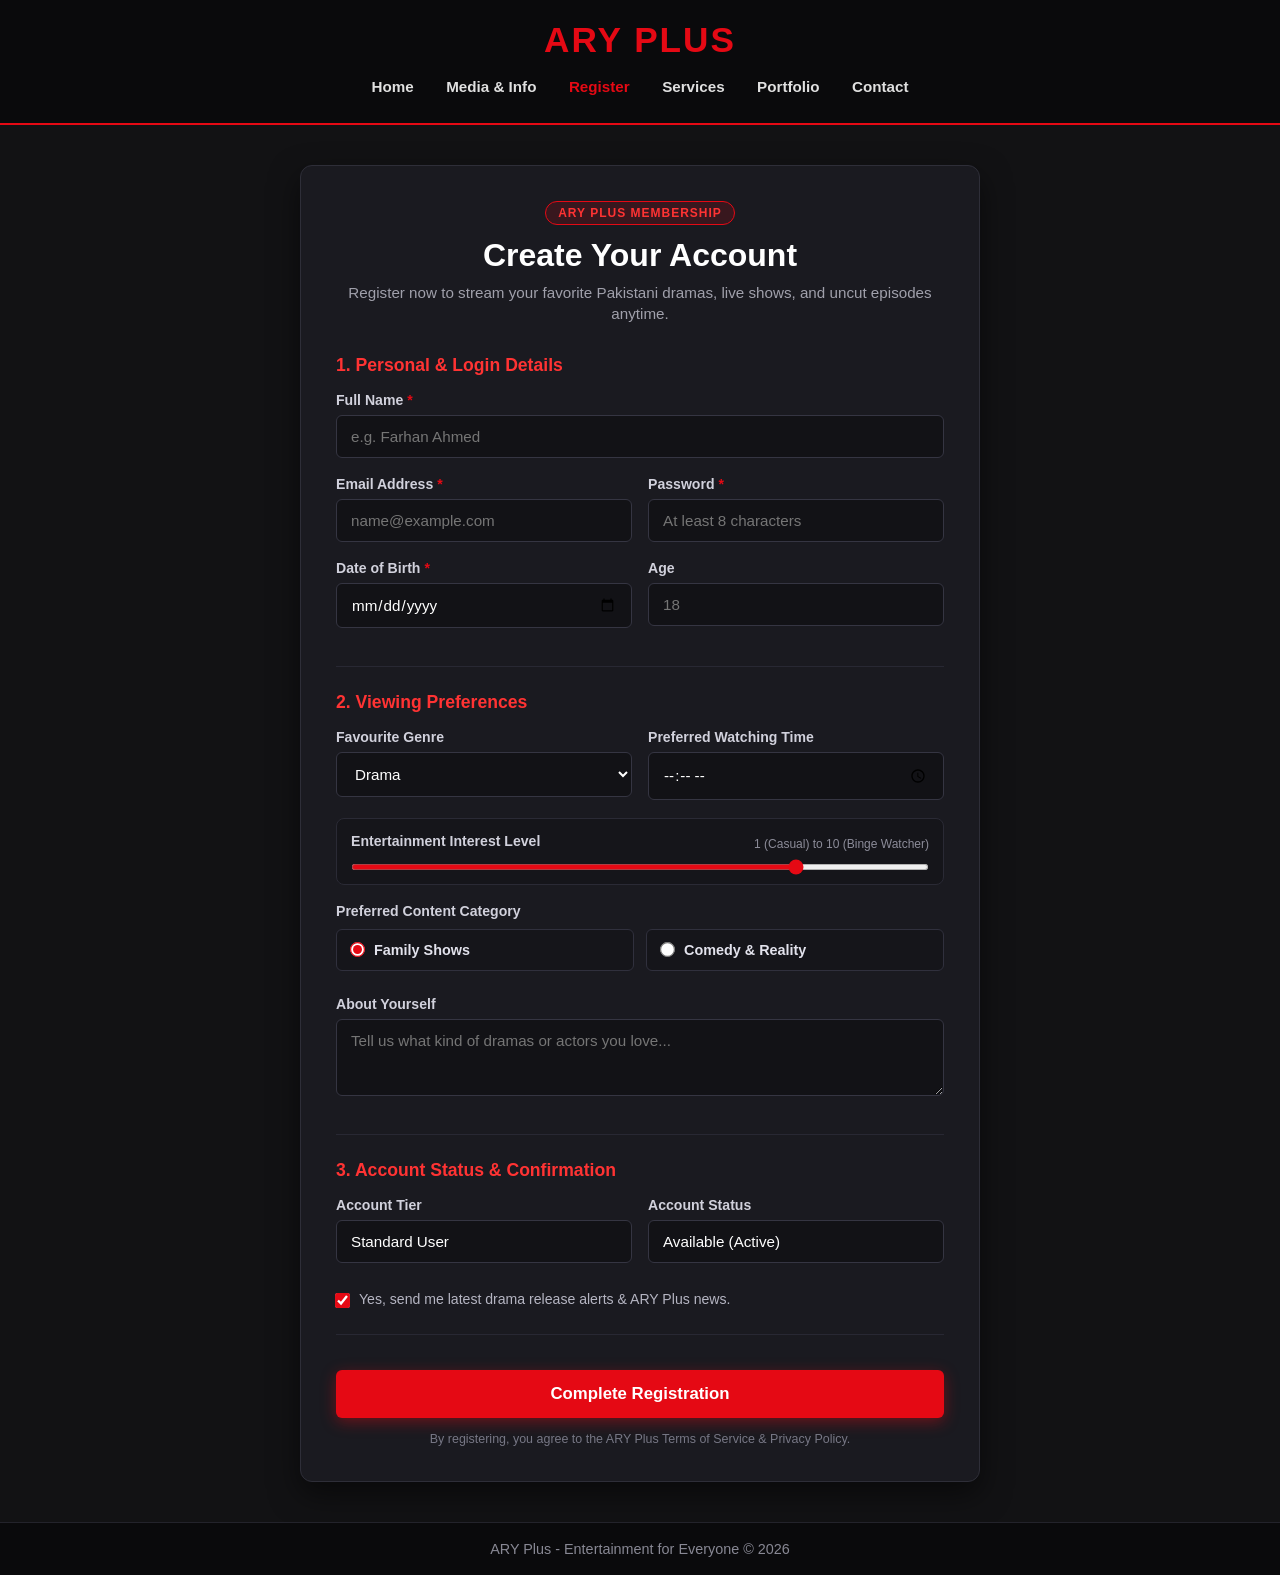
<file: register.html>
<!DOCTYPE html>
<html lang="en">
<head>
    <meta charset="UTF-8">
    <meta name="viewport" content="width=device-width, initial-scale=1.0">
    <title>ARY Plus - Register</title>
    <link rel="stylesheet" href="register.css">
</head>
<body>

    <header>
        <h1>ARY PLUS</h1>
        <nav>
            <a href="index.html">Home</a>
            <a href="media.html">Media & Info</a>
            <a href="register.html" class="active">Register</a>
            <a href="services.html">Services</a>
            <a href="portfolio.html">Portfolio</a>
            <a href="contact.html">Contact</a>
        </nav>
    </header>

    <main>
        <div class="register-wrapper">
            
            <!-- HEADER INFO -->
            <div class="form-header">
                <span class="badge">ARY Plus Membership</span>
                <h2>Create Your Account</h2>
                <p>Register now to stream your favorite Pakistani dramas, live shows, and uncut episodes anytime.</p>
            </div>

            <!-- REGISTRATION FORM -->
            <form class="register-form">

                <!-- SECTION 1: PERSONAL & CREDENTIALS -->
                <div class="form-section">
                    <h3 class="section-heading">1. Personal & Login Details</h3>

                    <div class="form-group">
                        <label for="name">Full Name <span class="required">*</span></label>
                        <input type="text" id="name" name="name"
                               placeholder="e.g. Farhan Ahmed"
                               required minlength="3" maxlength="40">
                    </div>

                    <div class="form-row">
                        <div class="form-group">
                            <label for="email">Email Address <span class="required">*</span></label>
                            <input type="email" id="email" name="email"
                                   placeholder="name@example.com" required>
                        </div>

                        <div class="form-group">
                            <label for="password">Password <span class="required">*</span></label>
                            <input type="password" id="password" name="password"
                                   placeholder="At least 8 characters"
                                   required minlength="8">
                        </div>
                    </div>

                    <div class="form-row">
                        <div class="form-group">
                            <label for="dob">Date of Birth <span class="required">*</span></label>
                            <input type="date" id="dob" name="dob" required>
                        </div>

                        <div class="form-group">
                            <label for="age">Age</label>
                            <input type="number" id="age" name="age" min="13" max="100" placeholder="18">
                        </div>
                    </div>
                </div>

                <!-- SECTION 2: VIEWING PREFERENCES -->
                <div class="form-section">
                    <h3 class="section-heading">2. Viewing Preferences</h3>

                    <div class="form-row">
                        <div class="form-group">
                            <label for="genre">Favourite Genre</label>
                            <select id="genre" name="genre">
                                <option value="">Choose a genre</option>
                                <option value="drama" selected>Drama</option>
                                <option value="comedy">Comedy</option>
                                <option value="romance">Romance</option>
                                <option value="thriller">Thriller</option>
                            </select>
                        </div>

                        <div class="form-group">
                            <label for="time">Preferred Watching Time</label>
                            <input type="time" id="time" name="time">
                        </div>
                    </div>

                    <div class="form-group range-group">
                        <div class="range-header">
                            <label for="interest">Entertainment Interest Level</label>
                            <span class="range-hint">1 (Casual) to 10 (Binge Watcher)</span>
                        </div>
                        <input type="range" id="interest" name="interest" min="1" max="10" value="8">
                    </div>

                    <div class="form-group">
                        <label class="group-label">Preferred Content Category</label>
                        <div class="radio-group">
                            <label class="choice-card">
                                <input type="radio" name="content" value="family" checked>
                                <span class="choice-text">Family Shows</span>
                            </label>

                            <label class="choice-card">
                                <input type="radio" name="content" value="comedy">
                                <span class="choice-text">Comedy & Reality</span>
                            </label>
                        </div>
                    </div>

                    <div class="form-group">
                        <label for="about">About Yourself</label>
                        <textarea id="about" name="about" rows="3"
                                  placeholder="Tell us what kind of dramas or actors you love..."></textarea>
                    </div>
                </div>

                <!-- SECTION 3: ACCOUNT STATUS & OPTIONS -->
                <div class="form-section">
                    <h3 class="section-heading">3. Account Status & Confirmation</h3>

                    <div class="form-row">
                        <div class="form-group">
                            <label for="username">Account Tier</label>
                            <input type="text" id="username" value="Standard User" readonly class="input-readonly">
                        </div>

                        <div class="form-group">
                            <label for="status">Account Status</label>
                            <input type="text" id="status" value="Available (Active)" disabled class="input-disabled">
                        </div>
                    </div>

                    <div class="checkbox-container">
                        <label class="choice checkbox-label">
                            <input type="checkbox" name="updates" checked>
                            <span>Yes, send me latest drama release alerts & ARY Plus news.</span>
                        </label>
                    </div>
                </div>

                <!-- SUBMIT BUTTON -->
                <button type="submit" class="submit-btn">Complete Registration</button>
                
                <p class="terms-note">
                    By registering, you agree to the ARY Plus Terms of Service & Privacy Policy.
                </p>

            </form>
        </div>
    </main>

    <footer>
        <p>ARY Plus - Entertainment for Everyone © 2026</p>
    </footer>

</body>
</html>
</file>
<file: register.css>
* {
    box-sizing: border-box;
    margin: 0;
    padding: 0;
}

body {
    background-color: #121214;
    color: #ffffff;
    font-family: Arial, sans-serif;
    min-height: 100vh;
    display: flex;
    flex-direction: column;
}

/* HEADER & NAVBAR */
header {
    background-color: #0a0a0c;
    padding: 20px 15px;
    text-align: center;
    border-bottom: 2px solid #e50914;
}

header h1 {
    color: #e50914;
    margin: 0 0 10px 0;
    font-size: 2.2rem;
    letter-spacing: 2px;
}

nav a {
    color: #e0e0e0;
    text-decoration: none;
    margin: 8px 14px;
    font-size: 0.95rem;
    font-weight: bold;
    display: inline-block;
    transition: color 0.2s ease;
}

nav a:hover, nav a.active {
    color: #e50914;
}

/* MAIN CONTAINER */
main {
    flex: 1;
    padding: 40px 20px;
    display: flex;
    justify-content: center;
    align-items: center;
}

.register-wrapper {
    width: 100%;
    max-width: 680px;
    background-color: #1a1a20;
    border: 1px solid #2e2e38;
    border-radius: 12px;
    padding: 35px;
    box-shadow: 0 12px 30px rgba(0, 0, 0, 0.5);
}

/* FORM HEADER */
.form-header {
    text-align: center;
    margin-bottom: 30px;
}

.badge {
    display: inline-block;
    background-color: rgba(229, 9, 20, 0.15);
    color: #ff3333;
    border: 1px solid #e50914;
    font-size: 0.75rem;
    font-weight: bold;
    padding: 4px 12px;
    border-radius: 20px;
    text-transform: uppercase;
    letter-spacing: 1px;
    margin-bottom: 12px;
}

.form-header h2 {
    font-size: 2rem;
    color: #ffffff;
    margin-bottom: 8px;
}

.form-header p {
    color: #a0a0ab;
    font-size: 0.95rem;
    line-height: 1.4;
}

/* FORM SECTIONS */
.form-section {
    margin-bottom: 25px;
    padding-bottom: 20px;
    border-bottom: 1px solid #282833;
}

.section-heading {
    color: #ff3333;
    font-size: 1.1rem;
    margin-bottom: 16px;
    display: flex;
    align-items: center;
}

/* FORM FIELDS */
.form-group {
    margin-bottom: 18px;
    display: flex;
    flex-direction: column;
}

.form-row {
    display: grid;
    grid-template-columns: 1fr 1fr;
    gap: 16px;
}

label {
    font-size: 0.88rem;
    font-weight: bold;
    color: #d1d1dc;
    margin-bottom: 7px;
}

.group-label {
    margin-bottom: 10px;
}

.required {
    color: #e50914;
}

/* INPUT CONTROLS */
input[type="text"],
input[type="email"],
input[type="password"],
input[type="date"],
input[type="number"],
input[type="time"],
select,
textarea {
    width: 100%;
    padding: 12px 14px;
    background-color: #121216;
    border: 1px solid #353542;
    border-radius: 6px;
    color: #ffffff;
    font-size: 0.95rem;
    font-family: inherit;
    transition: border-color 0.2s ease, box-shadow 0.2s ease;
    outline: none;
}

input:focus,
select:focus,
textarea:focus {
    border-color: #e50914;
    box-shadow: 0 0 0 3px rgba(229, 9, 20, 0.25);
}

textarea {
    resize: vertical;
}

/* READONLY & DISABLED */
.input-readonly {
    background-color: #1a1a24;
    color: #8f8fa3;
    border-style: dashed;
    cursor: not-allowed;
}

.input-disabled {
    background-color: #15151c;
    color: #555563;
    cursor: not-allowed;
}

/* RANGE SLIDER */
.range-group {
    background: #15151a;
    padding: 14px;
    border-radius: 8px;
    border: 1px solid #2a2a35;
}

.range-header {
    display: flex;
    justify-content: space-between;
    align-items: center;
    margin-bottom: 8px;
}

.range-hint {
    font-size: 0.75rem;
    color: #8c8c99;
}

input[type="range"] {
    accent-color: #e50914;
    cursor: pointer;
    width: 100%;
    height: 6px;
    background: #2b2b36;
    border-radius: 3px;
}

/* RADIO BUTTONS & CHECKBOXES */
.radio-group {
    display: grid;
    grid-template-columns: 1fr 1fr;
    gap: 12px;
}

.choice-card {
    display: flex;
    align-items: center;
    gap: 10px;
    background-color: #15151a;
    border: 1px solid #30303d;
    padding: 12px 14px;
    border-radius: 6px;
    cursor: pointer;
    transition: border-color 0.2s ease, background 0.2s ease;
}

.choice-card:hover {
    border-color: #e50914;
    background-color: #1e1e24;
}

.choice-card input[type="radio"] {
    accent-color: #e50914;
    transform: scale(1.15);
}

.choice-text {
    font-size: 0.9rem;
    color: #e2e2ec;
}

.checkbox-container {
    margin-top: 10px;
}

.checkbox-label {
    display: flex;
    align-items: flex-start;
    gap: 10px;
    cursor: pointer;
    font-size: 0.88rem;
    color: #b5b5c2;
    font-weight: normal;
}

.checkbox-label input[type="checkbox"] {
    accent-color: #e50914;
    transform: scale(1.15);
    margin-top: 3px;
}

/* SUBMIT BUTTON */
.submit-btn {
    width: 100%;
    background-color: #e50914;
    color: #ffffff;
    padding: 14px;
    font-size: 1.05rem;
    font-weight: bold;
    border: none;
    border-radius: 6px;
    cursor: pointer;
    box-shadow: 0 4px 15px rgba(229, 9, 20, 0.4);
    transition: background-color 0.2s ease, transform 0.2s ease;
    margin-top: 10px;
}

.submit-btn:hover {
    background-color: #c00610;
    transform: translateY(-2px);
    box-shadow: 0 6px 20px rgba(229, 9, 20, 0.6);
}

.terms-note {
    text-align: center;
    font-size: 0.78rem;
    color: #777785;
    margin-top: 14px;
}

/* FOOTER */
footer {
    background-color: #0a0a0c;
    border-top: 1px solid #23232b;
    padding: 18px;
    text-align: center;
    color: #888894;
    font-size: 0.9rem;
}

/* MOBILE RESPONSIVE */
@media (max-width: 600px) {
    .register-wrapper {
        padding: 22px 16px;
    }

    .form-row, .radio-group {
        grid-template-columns: 1fr;
    }
}
</file>
